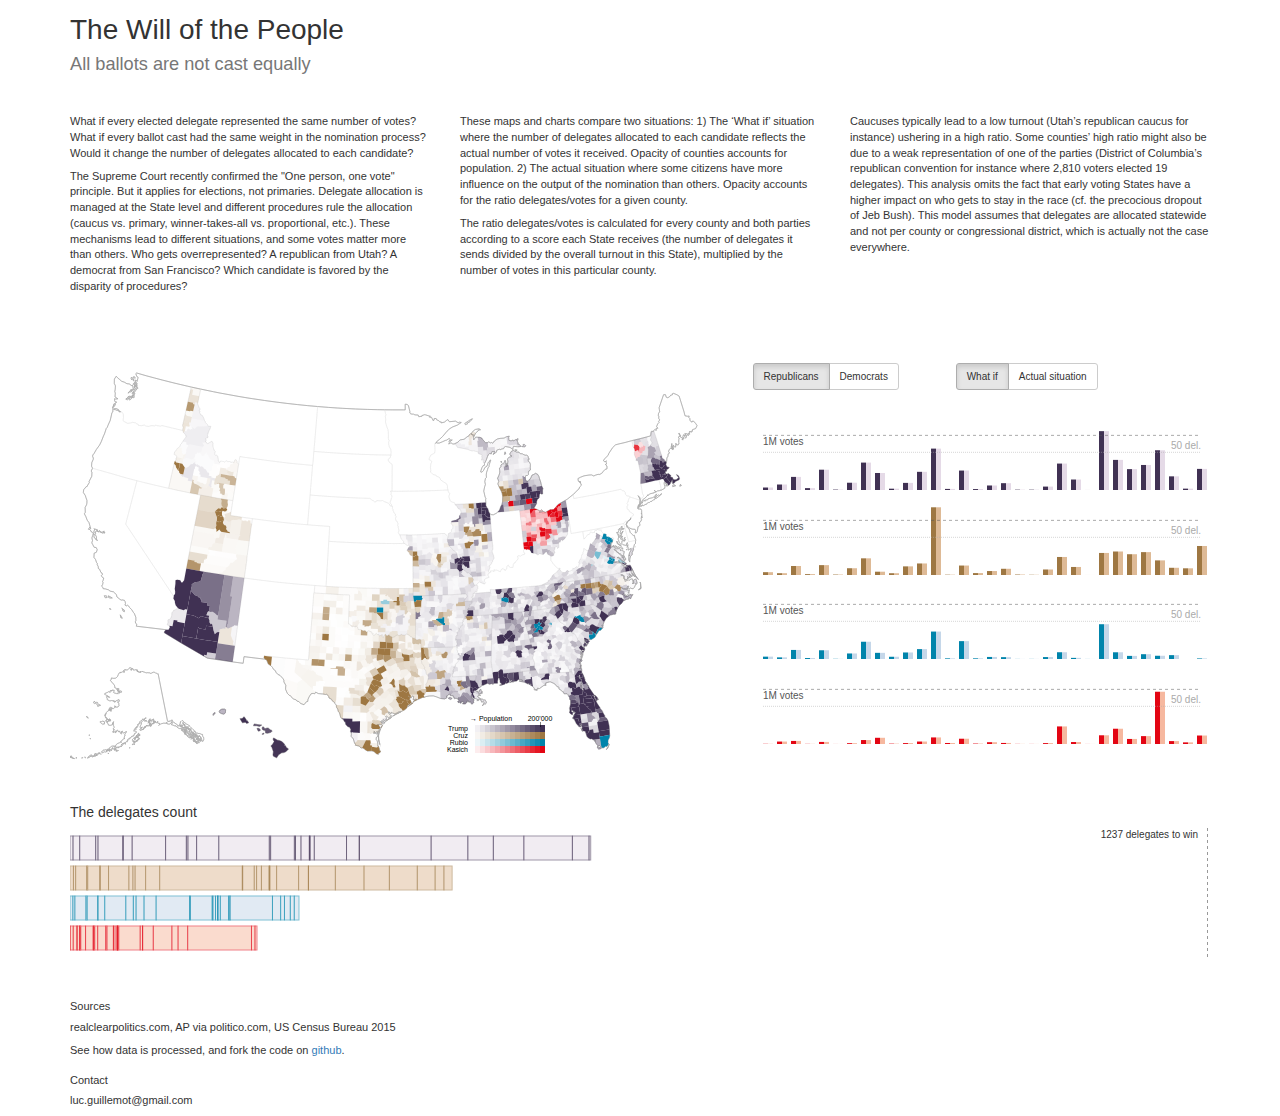
<file: index.html>
<!DOCTYPE html>
<html lang="en">
  <head>
    <meta charset="utf-8">
    <meta http-equiv="X-UA-Compatible" content="IE=edge">
    <meta name="viewport" content="width=device-width, initial-scale=1">

    <title>US2016</title>
    <!-- JQuery -->
    <script src="layout/jquery-2.2.0.min.js"></script>
    <!-- Bootstrap -->
    <link href="layout/bootstrap-3.3.6-dist/css/bootstrap.min.css" rel="stylesheet">
    <script src="layout/bootstrap-3.3.6-dist/js/bootstrap.min.js"></script>
    <!-- d3 and plugins -->
    <script src="layout/d3-master/d3.min.js"></script>
    <script src="layout/queue.js"></script>
    <script src="layout/topojson.js"></script>
    <script src="layout/charts.js"></script>    
    <!-- custom css -->
    <link rel="stylesheet" href="layout/css/main.css" /> 
  </head>
  <body>

  <div class="container title">
    <h1>The Will of the People<br><small>All ballots are not cast equally</small></h1>
  </div>

  <div class="container">
    <div class="row top-buffer">
      <div class="col-xs-4">
        <p>What if every elected delegate represented the same number of votes? What if every ballot cast had the same weight in the nomination process? Would it change the number of delegates allocated to each candidate?</p>
        <p>The Supreme Court recently confirmed the "One person, one vote" principle. But it applies for elections, not primaries. Delegate allocation is managed at the State level and different procedures rule the allocation (caucus vs. primary, winner-takes-all vs. proportional, etc.). These mechanisms lead to different situations, and some votes matter more than others. Who gets overrepresented? A republican from Utah? A democrat from San Francisco? Which candidate is favored by the disparity of procedures?</p>
      </div>
      <div class="col-xs-4">
        <p>These maps and charts compare two situations: 1) The ‘What if’ situation where the number of delegates allocated to each candidate reflects the actual number of votes it received. Opacity of counties accounts for population. 2) The actual situation where some citizens have more influence on the output of the nomination than others. Opacity accounts for the ratio delegates/votes for a given county.</p>
        <p>The ratio delegates/votes is calculated for every county and both parties according to a score each State receives (the number of delegates it sends divided by the overall turnout in this State), multiplied by the number of votes in this particular county.</p>
      </div>
      <div class="col-xs-4">
        <p>Caucuses typically lead to a low turnout (Utah’s republican caucus for instance) ushering in a high ratio. Some counties’ high ratio might also be due to a weak representation of one of the parties (District of Columbia’s republican convention for instance where 2,810 voters elected 19 delegates). This analysis omits the fact that early voting States have a higher impact on who gets to stay in the race (cf. the precocious dropout of Jeb Bush). This model assumes that delegates are allocated statewide and not per county or congressional district, which is actually not the case everywhere.</p>
      </div>
    </div> <!-- END OF ROW -->

    <div class="row top-buffer">
      <div class="col-xs-7">
      </div>
      <div class="col-xs-4">
        
      </div>
      
    </div> <!-- END OF ROW -->
    
    <div class="row top-buffer">

      <div class="col-xs-7">
        <div id="map"></div>
      </div>

      <div class="col-xs-5">
        <div class="row">
          <div class="col-xs-5">
            <div class="btn-toolbar" role="toolbar" aria-label="...">
              <div class="btn-group btn-group-sm" role="group" aria-label="...">
                <button type="button" class="btn btn-default btn-republicans btn-party active" value="republicans" aria-pressed="true">Republicans</button>
                <button type="button" class="btn btn-default btn-democrats btn-party" value="democrats">Democrats</button>
              </div>
            </div>
          </div>
          <div class="col-xs-5">
            <div class="btn-toolbar" role="toolbar" aria-label="...">
              <div class="btn-group btn-group-sm" role="group" aria-label="...">
                <button type="button" class="btn btn-default btn-whatif btn-display active" value="whatif" aria-pressed="true">What if</button>
                <button type="button" class="btn btn-default btn-reality btn-display" value="reality">Actual situation</button>
              </div>
            </div>
          </div>
        </div>
      
        <div class=" top-buffer">
          <div id="charts-rep">
            <div id="chart-trump"></div>
            <div id="chart-cruz"></div>
            <div id="chart-rubio"></div>
            <div id="chart-kasich"></div>
          </div>
          <div id="charts-dem">
            <div id="chart-clinton"></div>
            <div id="chart-sanders"></div>
          </div>
        </div>
      </div>
    
    </div> <!-- END OF ROW -->

    <div class="row top-buffer">
      <div class="col-xs-6">
        <h4>The delegates count</h4>
        <div id="stacked-rep"></div>
        <div id="stacked-dem"></div>
      </div>
    </div> <!-- END OF ROW -->
    <div class="row top-buffer">
      <div class="col-xs-6">
        <h5>Sources</h5>
        <p>realclearpolitics.com, AP via politico.com, US Census Bureau 2015</p>
        <p>See how data is processed, and fork the code on <a href="https://github.com/lucguillemot/US2016">github</a>.</p>
      </div>
    </div> <!-- END OF ROW -->
    <div class="row">
      <div class="col-xs-6">
        <h5>Contact</h5>
        <p>luc.guillemot@gmail.com</p>
      </div>
    </div> <!-- END OF ROW -->
  </div> <!-- END OF CONTAINER -->

  <script>
   
  var map_margin = {top: 20, right: 20, bottom: 30, left: 40},
      map_width = 700 - map_margin.left - map_margin.right,
      map_height = 450 - map_margin.top - map_margin.bottom;

  var currentState = 0;
  var currentCandidate = "";
  var currentDisplay = "whatif";
  var currentOpacity = "population";
  var currentParty = "republicans";

  var winnerRepById = {},
      winnerDemById = {},
      labelById = {},
      popById = {},
      ratioRepById = {},
      ratioDemById = {},
      winnerVotesById = {};

  //var repColors = ['#1f78b4', '#33a02c', '#e31a1c', '#ff7f00'];// ColorBrewer
  //var repColors = ['#b2cb06','#e84d0e','#0084ab','#bc2f56'];
  var repColors = ['#403153','#9e7742','#0084ab','#e30513'];
  //var repColorsLight = ['#a6cee3','#b2df8a','#fb9a99','#fdbf6f']; // ColorBrewer lighter
  //var repColorsLight = ['#d4df83','#f49b6a','#69b0cc','#d58692'];
  var repColorsLight = ['#e5dae7','#deba96','#c5d7e9','#f6b89f'];
  var repCandidates = ["Trump", "Cruz", "Rubio", "Kasich"];

  var TrumpColors = [repColors[0], repColorsLight[0]];
  var CruzColors = [repColors[1], repColorsLight[1]];
  var RubioColors = [repColors[2], repColorsLight[2]];
  var KasichColors = [repColors[3], repColorsLight[3]];

  var demColors = ['#00968f','#f08122'];
  //var repColorsLight = ['#a6cee3','#b2df8a','#fb9a99','#fdbf6f']; // ColorBrewer lighter
  //var repColorsLight = ['#d4df83','#f49b6a','#69b0cc','#d58692'];
  var demColorsLight = ['#90bdba','#f8b77d'];
  var demCandidates = ["Clinton", "Sanders"];

  var ClintonColors = [demColors[0], demColorsLight[0]];
  var SandersColors = [demColors[1], demColorsLight[1]];

  var popOpValues = [];

// MAP //////
  var projection = d3.geo.albersUsa()
    .scale(850)
    .translate([map_width / 2, map_height / 2]);

  var path = d3.geo.path().projection(projection);

  var svg = d3.select("#map").append("svg")
    .attr("width", map_width)
    .attr("height", map_height);

  var opop = d3.scale.linear() // Opacity on population
      .range([0, 1])
      .domain([0, 200000]); // arbitrary value
  var rep_op = d3.scale.linear() // Opacity on ratio delegates/voters for republicans
      .range([0, 1])
      .domain([0, 1.2]);
  var dem_op = d3.scale.linear() // Opacity on ratio delegates/voters for democrats
      .range([0, 1])
      .domain([0, 1.2]);

  queue()
      .defer(d3.json, "geo/us.json")
      .defer(d3.csv, "data/map/counties.csv")
      .await(ready_counties);

  function ready_counties(error, us, data) {
    if (error) throw error;

    data.forEach(function(d) {
        winnerRepById[d.fip] = d.winnerrep;
        popById[d.fip] = +d.respop72015;
        ratioRepById[d.fip] = +d.ratio_county_rep;
    });
    
    svg.append("path")
      .datum(topojson.feature(us, us.objects.land))
      .attr("d", path)
      .attr("class", "land-boundary");

    svg.append("g")
          .attr("class", "states")
        .selectAll("path")
        .data(topojson.feature(us, us.objects.states).features)
      .enter().append("path")
        .attr("class", "state")
        .attr("map_state", function(d) {
          return "st"+d.id;
        })
        .attr("d", path);

    svg.append("g")
          .attr("class", "counties")
        .selectAll("path")
        .data(topojson.feature(us, us.objects.counties).features)
      .enter().append("path")
        .attr("class", "county")
        .attr("d", path)
        .style("fill", function(d){
          switch(winnerRepById[+d.id]) {
            case "D.Trump": return repColors[0];  break;
            case "T.Cruz": return repColors[1]; break;
            case "M.Rubio": return repColors[2]; break;
            case "J.Kasich": return repColors[3]; break;
          }
        })
        .style("fill-opacity", function(d) {
          return opop(popById[+d.id]);
        });      

    // LEGEND //
    legend = svg.append("g").attr("class", "legend").attr("transform", "translate(400,362)");
    g_legend = legend.selectAll("rect");

    for (j=0; j<=70; j+=5) {
      console.log(j);
      l=j/70; // Opacity value
      create_legend(repColors, j, l);
    };

    // Candidate label
    g_legend.data(repColors)
      .enter()
      .append("text")
      .attr("class", "legend_label")
      .attr("x", -2)
      .attr("y", function(d, i) { return i*7+6; })
      .text(function(d, i) {
        switch(i) {
          case 0: return "Trump";  break;
          case 1: return "Cruz"; break;
          case 2: return "Rubio"; break;
          case 3: return "Kasich"; break;
        }
      });

    // Opacity label (population or ratio delegates/votes)
    legend.append("rect")
      .attr("class", "legend_opacity_rect") // tick rect
      .attr("x", 70)
      .attr("y", -3)
      .attr("height", 5)
      .attr("width", .5);

    legend.append("text")
      .attr("class", "legend_opacity_label")
      .attr("x", 0)
      .attr("y", -4)//35
      .text(" → Population");

    legend.append("text")
      .attr("class", "legend_opacity_value")
      .attr("x", 70)
      .attr("y", -4)
      .text("200'000");

    // BERTIN MATRIX //
    //Call function to draw the chart
    d3.csv("data/charts/trump_if.csv", function(data){
      bertin("#chart-trump", data, "Trump", TrumpColors, "republicans");
    });
    d3.csv("data/charts/cruz_if.csv", function(data){
      bertin("#chart-cruz", data, "Cruz", CruzColors, "republicans");
    });
    d3.csv("data/charts/rubio_if.csv", function(data){
      bertin("#chart-rubio", data, "Rubio", RubioColors, "republicans");
    });
    d3.csv("data/charts/kasich_if.csv", function(data){
      bertin("#chart-kasich", data, "Kasich", KasichColors, "republicans");
    });
    d3.csv("data/charts/clinton_if.csv", function(data){
      bertin("#chart-clinton", data, "Clinton", ClintonColors, "democrats");
    });
    d3.csv("data/charts/sanders_if.csv", function(data){
      bertin("#chart-sanders", data, "Sanders", SandersColors, "democrats");
    });

    // CUMULATIVE CHARTS //
    d3.json("data/stacked/rep_stacked_if.json", function(data){
      cumulChart("#stacked-rep", data, "republicans");
    });
    d3.json("data/stacked/dem_stacked_if.json", function(data){
      cumulChart("#stacked-dem", data, "democrats");
    });
    
  } // function ready_counties()

  // // // // // // // // // // // // // // // // // // // // // // // // // // // 
  // // //  INTERFACE // // // // // // // // // // // // // // // // // // // //
  // // // // // // // // // // // // // // // // // // // // // // // // // // //  

  d3.select(".btn-republicans")
    .on("click", function(){
      $(".btn-party[value="+currentParty+"]").button("toggle");
      currentParty = "republicans";
      $(this).button("toggle");

      update_legend();

      if (currentDisplay == "whatif") {
        d3.csv("data/charts/trump_if.csv", function(data){
          update_bertin(data, "Trump", TrumpColors, "republicans");
        });
        d3.csv("data/charts/cruz_if.csv", function(data){
          update_bertin(data, "Cruz", CruzColors, "republicans");
        });
        d3.csv("data/charts/rubio_if.csv", function(data){
          update_bertin(data, "Rubio", RubioColors, "republicans");
        });
        d3.csv("data/charts/kasich_if.csv", function(data){
          update_bertin(data, "Kasich", KasichColors, "republicans");
        });

         d3.json("data/stacked/rep_stacked_if.json", function(data){
          update_cumulChart(data, "republicans");
        });
      }
      else {
        d3.csv("data/charts/trump.csv", function(data){
          update_bertin(data, "Trump", TrumpColors, "republicans");
        });
        d3.csv("data/charts/cruz.csv", function(data){
          update_bertin(data, "Cruz", CruzColors, "republicans");
        });
        d3.csv("data/charts/rubio.csv", function(data){
          update_bertin(data, "Rubio", RubioColors, "republicans");
        });
        d3.csv("data/charts/kasich.csv", function(data){
          update_bertin(data, "Kasich", KasichColors, "republicans");
        });

        d3.json("data/stacked/rep_stacked.json", function(data){
          update_cumulChart(data, "republicans");
        });
      }

      $("#charts-dem").hide();
      $("#charts-rep").show();
      $("#stacked-dem").hide();
      $("#stacked-rep").show();

      queue()
        .defer(d3.json, "geo/us.json")
        .defer(d3.csv, "data/map/counties.csv")
        .await(update_map);
    }); 

    d3.select(".btn-democrats")
    .on("click", function(){
      $(".btn-party[value="+currentParty+"]").button("toggle");
      currentParty = "democrats";
      $(this).button("toggle");

      update_legend();

      // Update for first initialization to use the democrats scales
      if (currentDisplay == "whatif") {
        d3.csv("data/charts/clinton_if.csv", function(data){
          update_bertin(data, "Clinton", ClintonColors, "democrats");
        });
        d3.csv("data/charts/sanders_if.csv", function(data){
          update_bertin(data, "Sanders", SandersColors, "democrats");
        });

         d3.json("data/stacked/dem_stacked_if.json", function(data){
          update_cumulChart(data, "democrats");
        });
      }
      else {
        d3.csv("data/charts/clinton.csv", function(data){
          update_bertin(data, "Clinton", ClintonColors, "democrats");
        });
        d3.csv("data/charts/sanders.csv", function(data){
          update_bertin(data, "Sanders", SandersColors, "democrats");
        });

         d3.json("data/stacked/dem_stacked.json", function(data){
          update_cumulChart(data, "democrats");
        });
      }

      $("#charts-rep").hide();
      $("#charts-dem").show();
      $("#stacked-rep").hide();
      $("#stacked-dem").show();

      queue()
        .defer(d3.json, "geo/us.json")
        .defer(d3.csv, "data/map/counties.csv")
        .await(update_map);
    });


    d3.select(".btn-whatif")
    .on("click", function(){
      
      $(".btn-display[value="+currentDisplay+"]").button("toggle");
      currentDisplay = "whatif";
      $(this).button("toggle");

      update_legend();

      d3.csv("data/charts/trump_if.csv", function(data){
        update_bertin(data, "Trump", TrumpColors, "republicans");
      });
      d3.csv("data/charts/cruz_if.csv", function(data){
        update_bertin(data, "Cruz", CruzColors, "republicans");
      });
      d3.csv("data/charts/rubio_if.csv", function(data){
        update_bertin(data, "Rubio", RubioColors, "republicans");
      });
      d3.csv("data/charts/kasich_if.csv", function(data){
        update_bertin(data, "Kasich", KasichColors, "republicans");
      });

       d3.json("data/stacked/rep_stacked_if.json", function(data){
        update_cumulChart(data, "republicans");
      });

      d3.csv("data/charts/clinton_if.csv", function(data){
        update_bertin(data, "Clinton", ClintonColors, "democrats");
      });
      d3.csv("data/charts/sanders_if.csv", function(data){
        update_bertin(data, "Sanders", SandersColors, "democrats");
      });

       d3.json("data/stacked/dem_stacked_if.json", function(data){
        update_cumulChart(data, "democrats");
      });

      queue()
        .defer(d3.json, "geo/us.json")
        .defer(d3.csv, "data/map/counties.csv")
        .await(update_map);
    }); 
  
    d3.select(".btn-reality")
    .on("click", function(){

      $(".btn-display[value="+currentDisplay+"]").button("toggle");
      currentDisplay = "reality";
      $(this).button("toggle");

      update_legend();

        d3.csv("data/charts/trump.csv", function(data){
          update_bertin(data, "Trump", TrumpColors, "republicans");
        });
        d3.csv("data/charts/cruz.csv", function(data){
          update_bertin(data, "Cruz", CruzColors, "republicans");
        });
        d3.csv("data/charts/rubio.csv", function(data){
          update_bertin(data, "Rubio", RubioColors, "republicans");
        });
        d3.csv("data/charts/kasich.csv", function(data){
          update_bertin(data, "Kasich", KasichColors, "republicans");
        });

        d3.json("data/stacked/rep_stacked.json", function(data){
          update_cumulChart(data, "republicans");
        });

        d3.csv("data/charts/clinton.csv", function(data){
          update_bertin(data, "Clinton", ClintonColors, "democrats");
        });
        d3.csv("data/charts/sanders.csv", function(data){
          update_bertin(data, "Sanders", SandersColors, "democrats");
        });

        d3.json("data/stacked/dem_stacked.json", function(data){
          update_cumulChart(data, "democrats");
        });

      queue()
        .defer(d3.json, "geo/us.json")
        .defer(d3.csv, "data/map/counties.csv")
        .await(update_map);

    }); 

    function update_map(error, us, data) {
      if (error) throw error;

      data.forEach(function(d) {
          winnerRepById[d.fip] = d.winnerrep;
          winnerDemById[d.fip] = d.winnerdem;
          popById[d.fip] = +d.respop72015;
          ratioRepById[d.fip] = +d.ratio_county_rep;
          ratioDemById[d.fip] = +d.ratio_county_dem;
      });

      d3.selectAll(".county")
        .data(topojson.feature(us, us.objects.counties).features)
        .transition()
        .duration(500)
        .style("fill", function(d){
          if(currentParty == "democrats") {
            switch(winnerDemById[+d.id]) {
              case "H.Clinton": return demColors[0];  break;
              case "B.Sanders": return demColors[1]; break;
            }
          }
          else {
            switch(winnerRepById[+d.id]) {
              case "D.Trump": return repColors[0];  break;
              case "T.Cruz": return repColors[1]; break;
              case "M.Rubio": return repColors[2]; break;
              case "J.Kasich": return repColors[3]; break;
            }
          }
        })
        .style("fill-opacity", function(d) {
          if (currentDisplay == "whatif") {
            return opop(popById[+d.id]);
          }
          else {
            if(currentParty == "democrats") {
              return dem_op(ratioDemById[+d.id]);
            }
            else {
              return rep_op(ratioRepById[+d.id]);
            }
          }
        });
    }

  // LEGEND /////////////////////////////////
  function create_legend(colors, x, op){
    g_legend.data(colors)
      .enter()
      .append("svg:rect")
      .attr("class", "rect")
      .attr("x", x)
      .attr("y", function(d, i){ return i*7; })
      .attr("width", 5)
      .attr("height", 7)
      .style("fill", function(d){ return d; })
      .style("fill-opacity", op);
  };

  function highlight_map() {
    d3.selectAll("path.state").style("stroke-width", .3).style("stroke", "#ddd");
    d3.selectAll("[map_state="+(currentState)+"]").style("stroke-width", 2).style("stroke", "#bbb");
  }

  function highlight_chart() {
    d3.selectAll(".bar").style("stroke-width", 0);
    d3.selectAll("[bar_state="+(currentState)+"]").style("stroke-width", 1);
  }

  function highlight_stacked() {
    d3.selectAll(".stacked").style("opacity", 0.5);
    d3.selectAll("[stacked_state="+(currentState)+"]").style("opacity", 1);
  }

  function update_legend() {
    d3.select(".legend_opacity_label")
      .transition()
      .duration(300)
      .text(function() {
        switch(currentDisplay) {
          case "reality": return " → Ratio";  break;
          case "whatif": return " → Population"; break;
        }
      });
    d3.select(".legend_opacity_value")
      .transition()
      .duration(300)
      .text(function() {
        switch(currentDisplay) {
          case "reality": return "1.2";  break;
          case "whatif": return "200'000"; break;
        }
      });

    // Remove existing legend
    d3.selectAll(".rect").remove();
    d3.selectAll(".legend_label").remove();
    
    if(currentParty == "republicans") {
      for (j=0; j<=70; j+=5) {
        l=j/70; // Opacity value
        create_legend(repColors, j, l);
      };
      g_legend.data(repColors)
        .enter()
        .append("text")
        .attr("class", "legend_label")
        .attr("x", -2)
        .attr("y", function(d, i) { return i*7+6; })
        .text(function(d, i) {
          switch(i) {
            case 0: return "Trump";  break;
            case 1: return "Cruz"; break;
            case 2: return "Rubio"; break;
            case 3: return "Kasich"; break;
          }
        });
    }
    else {
      for (j=0; j<=70; j+=5) {
        l=j/70; // Opacity value
        create_legend(demColors, j, l);
      };
      g_legend.data(demColors)
        .enter()
        .append("text")
        .attr("class", "legend_label")
        .attr("x", -2)
        .attr("y", function(d, i) { return i*7+6; })
        .text(function(d, i) {
          switch(i) {
            case 0: return "Clinton";  break;
            case 1: return "Sanders"; break;
          }
        });
    } 
  }

  function highlight_chart_state_name() {
    d3.selectAll(".chart_state_name").style("fill", "#fff");
    d3.selectAll("[chart_state_name="+(currentState)+"]").style("fill", "#aaa");
  }

  $("#charts-dem").hide();
  $("#stacked-dem").hide();

  </script>

  <script src="https://ajax.googleapis.com/ajax/libs/jquery/1.11.3/jquery.min.js"></script>
  <script src="layout/bootstrap-3.3.6-dist/js/bootstrap.min.js"></script>
</body>
</html>
</file>
<file: layout/css/main.css>
.top-buffer { margin-top:30px; }

path.state {
  fill: none;
  stroke: #ddd;
  stroke-width: .3px;
}

path.county {
  fill:none;
}

.land-boundary {
  fill:none;
  stroke: #555;
  stroke-width: .5px;
}

svg {
  font: 10px sans-serif;
}

rect.bar_del, rect.bar_votes {
  stroke: rgba(0, 30, 64, .9);
  stroke-width:0;
}

rect.stacked {
  opacity: .5;
}
.axis path, .axis line {
  fill: none;
  stroke: #000;
  shape-rendering: crispEdges;
}

.legend_label, .legend_opacity_value, .legend_opacity_label {
  font: 7px sans-serif;
}

.legend_opacity_value {
  text-anchor: middle;
}

.legend_label {
  text-anchor: end;
}
</file>
